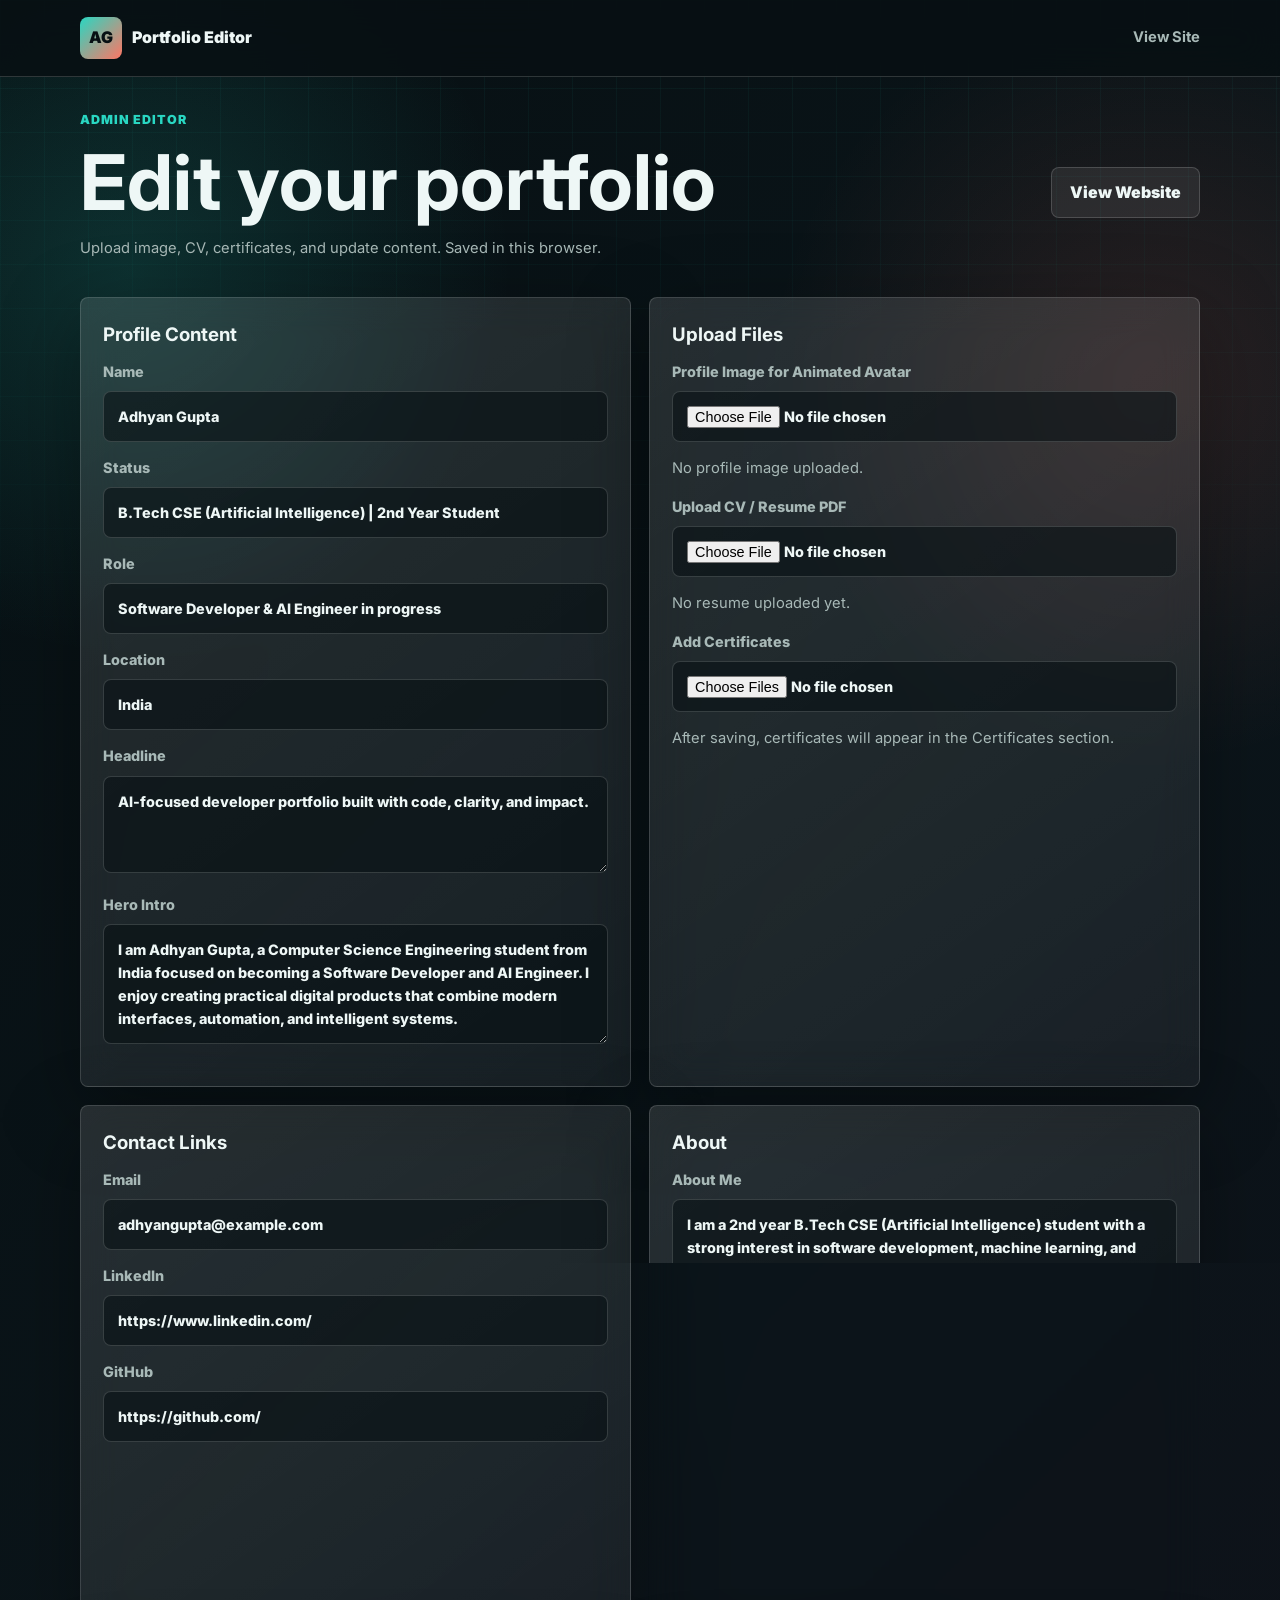
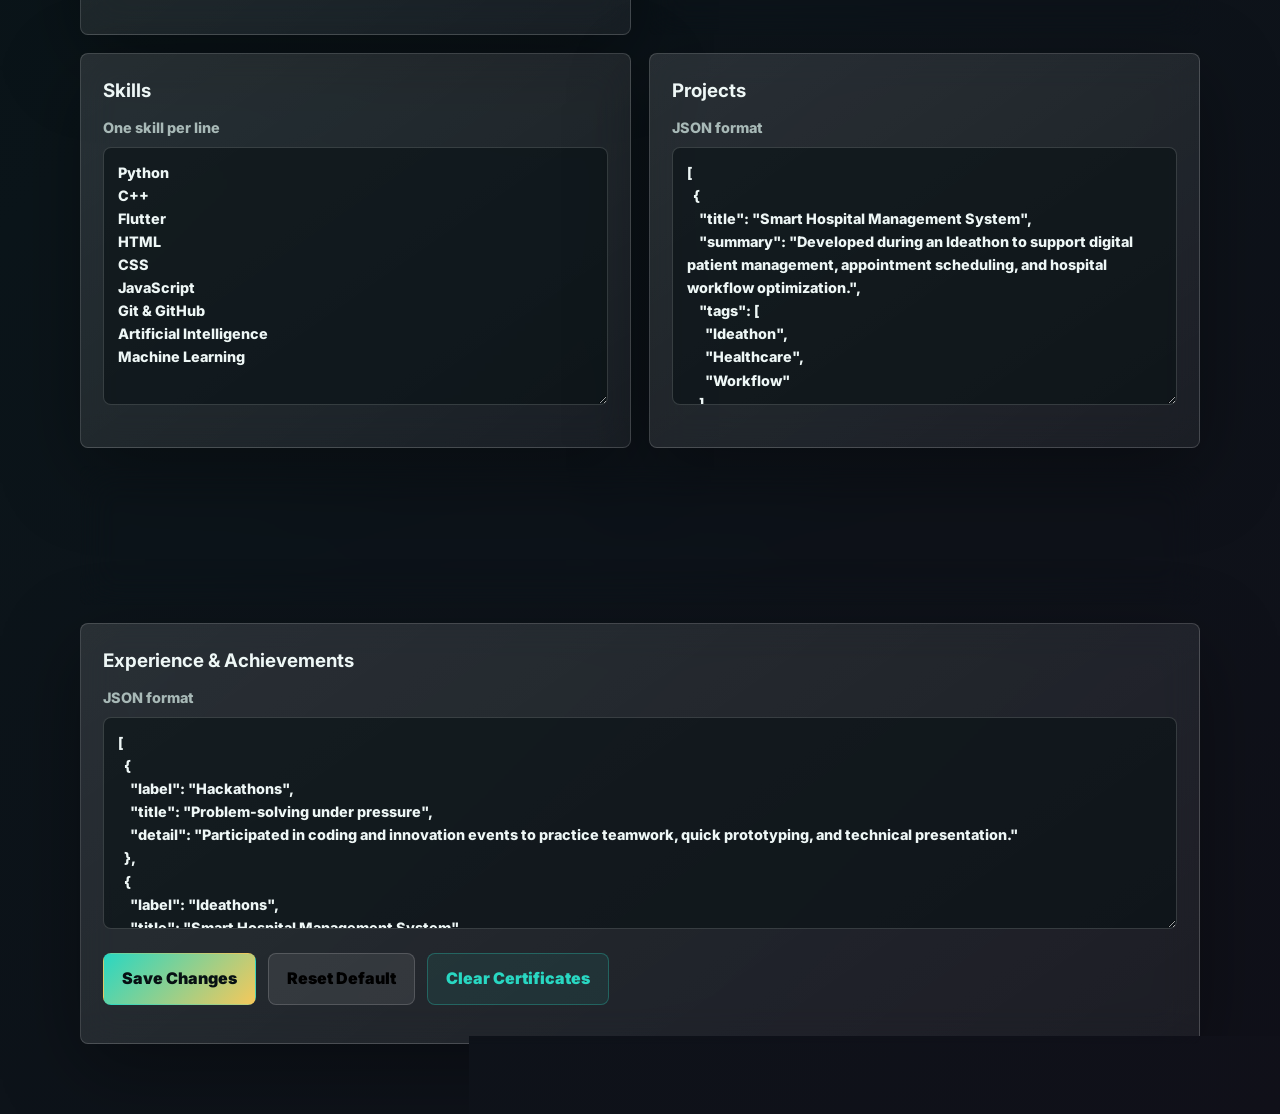
<file: admin.html>
<!DOCTYPE html>
<html lang="en">
  <head>
    <meta charset="UTF-8" />
    <meta name="viewport" content="width=device-width, initial-scale=1.0" />
    <title>Edit Portfolio | Adhyan Gupta</title>
    <link rel="preconnect" href="https://fonts.googleapis.com" />
    <link rel="preconnect" href="https://fonts.gstatic.com" crossorigin />
    <link href="https://fonts.googleapis.com/css2?family=Inter:wght@400;500;600;700;800;900&display=swap" rel="stylesheet" />
    <link rel="stylesheet" href="style.css" />
  </head>
  <body class="admin-page">
    <header class="site-header scrolled">
      <nav class="navbar">
        <a class="brand" href="index.html"><span>AG</span> Portfolio Editor</a>
        <div class="nav-links always-open"><a href="index.html">View Site</a></div>
      </nav>
    </header>

    <main class="admin-shell">
      <div class="admin-header">
        <div>
          <p class="eyebrow">Admin Editor</p>
          <h1>Edit your portfolio</h1>
          <p class="hint">Upload image, CV, certificates, and update content. Saved in this browser.</p>
        </div>
        <a class="btn secondary" href="index.html">View Website</a>
      </div>

      <form id="adminForm" class="admin-grid">
        <section class="admin-card glass-card">
          <h3>Profile Content</h3>
          <label>Name<input name="name" /></label>
          <label>Status<input name="status" /></label>
          <label>Role<input name="role" /></label>
          <label>Location<input name="location" /></label>
          <label>Headline<textarea name="headline" rows="3"></textarea></label>
          <label>Hero Intro<textarea name="intro" rows="4"></textarea></label>
        </section>

        <section class="admin-card glass-card">
          <h3>Upload Files</h3>
          <label>Profile Image for Animated Avatar<input type="file" id="profileUpload" accept="image/*" /></label>
          <div class="admin-preview" id="profilePreview"></div>
          <label>Upload CV / Resume PDF<input type="file" id="resumeUpload" accept="application/pdf" /></label>
          <p class="hint" id="resumeFileName">No resume uploaded yet.</p>
          <label>Add Certificates<input type="file" id="certificateUpload" accept="image/*,application/pdf" multiple /></label>
          <p class="hint">After saving, certificates will appear in the Certificates section.</p>
        </section>

        <section class="admin-card glass-card">
          <h3>Contact Links</h3>
          <label>Email<input name="email" /></label>
          <label>LinkedIn<input name="linkedin" /></label>
          <label>GitHub<input name="github" /></label>
        </section>

        <section class="admin-card glass-card">
          <h3>About</h3>
          <label>About Me<textarea name="about" rows="3"></textarea></label>
          <label>Education<textarea name="education" rows="3"></textarea></label>
          <label>Career Objective<textarea name="objective" rows="3"></textarea></label>
        </section>

        <section class="admin-card glass-card">
          <h3>Skills</h3>
          <label>One skill per line<textarea name="skills" rows="10"></textarea></label>
        </section>

        <section class="admin-card glass-card">
          <h3>Projects</h3>
          <label>JSON format<textarea name="projects" rows="10"></textarea></label>
        </section>

        <section class="admin-card glass-card full">
          <h3>Certificates Added</h3>
          <div class="cert-admin-list" id="certAdminList"></div>
        </section>

        <section class="admin-card glass-card full">
          <h3>Experience & Achievements</h3>
          <label>JSON format<textarea name="experience" rows="8"></textarea></label>
          <div class="admin-actions">
            <button class="btn primary" type="submit">Save Changes</button>
            <button class="btn secondary" type="button" id="resetBtn">Reset Default</button>
            <button class="btn ghost" type="button" id="clearCertsBtn">Clear Certificates</button>
          </div>
          <p class="status-ok" id="adminStatus"></p>
        </section>
      </form>
    </main>

    <script src="admin.js"></script>
  </body>
</html>
</file>
<file: style.css>
:root {
  --bg: #071013;
  --panel: rgba(255, 255, 255, 0.085);
  --panel-strong: rgba(255, 255, 255, 0.14);
  --border: rgba(255, 255, 255, 0.16);
  --text: #eef7f6;
  --muted: #a8b9b7;
  --teal: #29d7c2;
  --coral: #ff7664;
  --gold: #f5c85b;
  --shadow: 0 24px 80px rgba(0, 0, 0, 0.34);
  --radius: 8px;
  --container: 1120px;
}

* { box-sizing: border-box; }
html { scroll-behavior: smooth; }
body {
  margin: 0;
  min-height: 100vh;
  background:
    radial-gradient(circle at 10% 10%, rgba(41, 215, 194, 0.16), transparent 24rem),
    radial-gradient(circle at 90% 14%, rgba(255, 118, 100, 0.13), transparent 24rem),
    linear-gradient(135deg, #071013, #0b151a 46%, #101019);
  color: var(--text);
  font-family: Inter, system-ui, sans-serif;
  line-height: 1.6;
}
body::before {
  content: "";
  position: fixed;
  inset: 0;
  z-index: -1;
  background-image: linear-gradient(rgba(41,215,194,.055) 1px, transparent 1px), linear-gradient(90deg, rgba(41,215,194,.055) 1px, transparent 1px);
  background-size: 44px 44px;
  mask-image: linear-gradient(to bottom, #000, transparent 82%);
}
a { color: inherit; text-decoration: none; }
button, input, textarea { font: inherit; }

.site-header { position: fixed; inset: 0 0 auto; z-index: 20; border-bottom: 1px solid transparent; transition: .25s ease; }
.site-header.scrolled { background: rgba(7,16,19,.86); border-color: var(--border); backdrop-filter: blur(18px); }
.navbar { width: min(calc(100% - 32px), var(--container)); height: 76px; margin: auto; display: flex; align-items: center; justify-content: space-between; gap: 20px; }
.brand { display: flex; align-items: center; gap: 10px; font-weight: 900; }
.brand span { width: 42px; height: 42px; display: grid; place-items: center; border-radius: var(--radius); background: linear-gradient(135deg, var(--teal), var(--coral)); color: #071013; }
.nav-links { display: flex; align-items: center; gap: 18px; color: var(--muted); font-weight: 700; font-size: .92rem; }
.nav-links a:hover { color: var(--teal); }
.menu-toggle { display: none; width: 42px; height: 42px; border: 1px solid var(--border); border-radius: var(--radius); background: var(--panel); }
.menu-toggle i { display: block; width: 18px; height: 2px; margin: 4px auto; background: var(--text); }

.section { width: min(calc(100% - 32px), var(--container)); margin: auto; padding: 106px 0; }
.hero { min-height: 100vh; display: grid; align-items: center; padding-top: 118px; }
.hero-grid { display: grid; grid-template-columns: 1.08fr .92fr; align-items: center; gap: 56px; }
.eyebrow { margin: 0 0 14px; color: var(--teal); font-size: .78rem; font-weight: 900; letter-spacing: .08em; text-transform: uppercase; }
h1, h2, h3, p { overflow-wrap: anywhere; }
h1 { margin: 0; font-size: clamp(2.4rem, 6vw, 5.15rem); line-height: 1.02; }
h2 { margin: 0; font-size: clamp(1.8rem, 3.4vw, 3rem); line-height: 1.12; }
h3 { margin: 0 0 10px; }
.hero-text, .info-card p, .project-card p, .timeline-card p, .resume-card p, .cert-card p { color: var(--muted); }
.hero-text { max-width: 680px; margin: 24px 0 0; font-size: 1.08rem; }
.hero-actions { display: flex; flex-wrap: wrap; gap: 14px; margin-top: 34px; }
.btn { min-height: 48px; display: inline-flex; align-items: center; justify-content: center; border: 1px solid transparent; border-radius: var(--radius); padding: 12px 18px; font-weight: 900; cursor: pointer; transition: transform .2s ease; }
.btn:hover { transform: translateY(-2px); }
.btn.primary { background: linear-gradient(135deg, var(--teal), var(--gold)); color: #071013; }
.btn.secondary { background: rgba(255,255,255,.08); border-color: var(--border); }
.btn.ghost { background: rgba(41,215,194,.08); border-color: rgba(41,215,194,.3); color: var(--teal); }
.quick-stats { display: grid; grid-template-columns: repeat(3, 1fr); gap: 12px; margin-top: 36px; }
.quick-stats div { border-left: 2px solid var(--teal); padding-left: 14px; }
.quick-stats strong, .quick-stats span { display: block; }
.quick-stats span { color: var(--muted); font-size: .86rem; }

.glass-card { border: 1px solid var(--border); border-radius: var(--radius); background: linear-gradient(145deg, rgba(255,255,255,.12), rgba(255,255,255,.055)); box-shadow: var(--shadow); backdrop-filter: blur(18px); }
.hero-visual { position: relative; min-height: 520px; display: grid; place-items: center; }
.profile-card { width: min(100%, 390px); padding: 22px; position: relative; overflow: hidden; }
.profile-card::before { content: ""; position: absolute; inset: 0; background: linear-gradient(90deg, transparent, rgba(41,215,194,.1), transparent); transform: translateX(-100%); animation: scan 5s linear infinite; }
.tech-terminal { position: relative; z-index: 1; display: flex; align-items: center; gap: 7px; margin-bottom: 14px; padding: 11px 12px; border: 1px solid rgba(255,255,255,.12); border-radius: var(--radius); background: rgba(0,0,0,.24); }
.tech-terminal span { width: 9px; height: 9px; border-radius: 50%; background: var(--coral); }
.tech-terminal span:nth-child(2) { background: var(--gold); }
.tech-terminal span:nth-child(3) { background: var(--teal); margin-right: 8px; }
.tech-terminal code { color: #d9fff9; }
.profile-image { position: relative; z-index: 1; aspect-ratio: 1; display: grid; place-items: center; overflow: hidden; border: 1px solid var(--border); border-radius: var(--radius); background: linear-gradient(135deg, rgba(41,215,194,.38), rgba(139,124,246,.2)); }
.profile-image img { position: absolute; inset: 0; width: 100%; height: 100%; object-fit: cover; z-index: 1; }
.profile-image img.is-hidden { display: none; }
.avatar-fallback { width: 132px; height: 132px; display: grid; place-items: center; border-radius: 50%; background: rgba(7,16,19,.78); border: 1px solid var(--border); font-size: 2.4rem; font-weight: 900; z-index: 2; }
.voice-ring { position: absolute; inset: 20px; z-index: 3; border: 2px solid rgba(41,215,194,.62); border-radius: var(--radius); opacity: 0; }
.mouth { position: absolute; left: 50%; bottom: 27%; z-index: 4; width: 54px; height: 10px; border-radius: 0 0 999px 999px; background: rgba(7,16,19,.82); transform: translateX(-50%); opacity: .9; }
.talking-avatar.is-speaking .voice-ring { animation: voice 1.1s ease-in-out infinite; }
.talking-avatar.is-speaking .mouth { animation: mouth .34s ease-in-out infinite; }
.profile-content { position: relative; z-index: 1; padding-top: 20px; }
.status-pill { display: inline-flex; margin: 0 0 14px; padding: 7px 10px; border: 1px solid rgba(41,215,194,.36); border-radius: 999px; color: var(--teal); background: rgba(41,215,194,.08); font-size: .78rem; font-weight: 900; }
.speech-bubble { margin-top: 16px; padding: 12px 13px; border: 1px solid rgba(41,215,194,.24); border-radius: var(--radius); background: rgba(7,16,19,.52); color: #d9fff9; font-size: .9rem; }

.section-heading { max-width: 720px; margin-bottom: 34px; }
.about-grid, .projects-grid, .contact-grid, .cert-grid { display: grid; gap: 18px; }
.about-grid { grid-template-columns: repeat(3, 1fr); }
.projects-grid, .cert-grid { grid-template-columns: repeat(2, 1fr); }
.contact-grid { grid-template-columns: .82fr 1.18fr; }
.info-card, .project-card, .timeline-card, .contact-form, .contact-item, .cert-card { padding: 24px; transition: .2s ease; }
.info-card:hover, .project-card:hover, .timeline-card:hover, .contact-item:hover, .skill-chip:hover, .cert-card:hover { transform: translateY(-4px); border-color: rgba(41,215,194,.48); background: var(--panel-strong); }
.skills-grid { display: grid; grid-template-columns: repeat(4, 1fr); gap: 14px; }
.skill-chip { min-height: 76px; display: flex; align-items: center; gap: 12px; padding: 16px; border: 1px solid var(--border); border-radius: var(--radius); background: rgba(255,255,255,.065); transition: .2s ease; }
.skill-icon { width: 38px; height: 38px; display: grid; place-items: center; border-radius: var(--radius); background: rgba(41,215,194,.14); color: var(--teal); font-weight: 900; }
.project-tags { display: flex; flex-wrap: wrap; gap: 8px; margin-top: 18px; }
.project-tags span { border: 1px solid var(--border); border-radius: 999px; padding: 6px 9px; color: var(--muted); font-size: .78rem; font-weight: 800; }
.cert-card img { width: 100%; aspect-ratio: 16 / 10; object-fit: cover; border-radius: var(--radius); border: 1px solid var(--border); margin-bottom: 14px; }
.cert-file { width: 100%; aspect-ratio: 16 / 10; display: grid; place-items: center; border: 1px dashed var(--border); border-radius: var(--radius); margin-bottom: 14px; color: var(--teal); font-weight: 900; background: rgba(7,16,19,.42); }
.empty-state { grid-column: 1 / -1; color: var(--muted); border: 1px dashed var(--border); border-radius: var(--radius); padding: 24px; }
.timeline { display: grid; gap: 14px; }
.timeline-card { display: grid; grid-template-columns: 160px 1fr; gap: 24px; }
.timeline-card span { color: var(--teal); font-weight: 900; }
.resume-card { display: grid; grid-template-columns: 1fr 310px; gap: 32px; align-items: center; padding: 30px; }
.resume-preview { min-height: 250px; display: flex; flex-direction: column; justify-content: center; gap: 12px; padding: 24px; border: 1px dashed rgba(255,255,255,.26); border-radius: var(--radius); background: rgba(7,16,19,.42); }
.resume-preview span { width: 58px; height: 58px; display: grid; place-items: center; border-radius: var(--radius); background: var(--coral); color: #170908; font-weight: 900; }
.contact-info { display: grid; gap: 14px; }
.contact-item span, label { display: block; color: var(--muted); font-size: .9rem; font-weight: 800; }
.contact-item strong { display: block; margin-top: 6px; }
.contact-form { display: grid; gap: 16px; }
input, textarea { width: 100%; margin-top: 8px; border: 1px solid var(--border); border-radius: var(--radius); padding: 13px 14px; background: rgba(7,16,19,.58); color: var(--text); outline: none; }
input:focus, textarea:focus { border-color: var(--teal); box-shadow: 0 0 0 4px rgba(41,215,194,.1); }
textarea { resize: vertical; }
.form-status { min-height: 24px; margin: 0; color: var(--teal); font-weight: 800; }
.footer { width: min(calc(100% - 32px), var(--container)); margin: auto; padding: 34px 0; display: flex; justify-content: space-between; gap: 18px; color: var(--muted); border-top: 1px solid var(--border); }
.footer a { color: var(--teal); font-weight: 900; }
.reveal { opacity: 0; transform: translateY(26px); transition: opacity .7s ease, transform .7s ease; }
.reveal.visible { opacity: 1; transform: translateY(0); }

.admin-page { padding-top: 110px; }
.admin-shell { width: min(calc(100% - 32px), var(--container)); margin: auto; padding-bottom: 70px; }
.admin-header { display: flex; justify-content: space-between; align-items: center; gap: 18px; margin-bottom: 22px; }
.admin-grid { display: grid; grid-template-columns: repeat(2, 1fr); gap: 18px; }
.admin-card { padding: 22px; }
.admin-card.full { grid-column: 1 / -1; }
.admin-card label { margin-bottom: 14px; }
.admin-actions { display: flex; flex-wrap: wrap; gap: 12px; margin-top: 18px; }
.hint { color: var(--muted); font-size: .92rem; }
.status-ok { color: var(--teal); font-weight: 900; }
.admin-preview img { width: 132px; height: 132px; object-fit: cover; border-radius: var(--radius); border: 1px solid var(--border); margin: 8px 0 16px; }
.cert-admin-list { display: grid; grid-template-columns: repeat(4, 1fr); gap: 12px; }
.cert-admin-item { border: 1px solid var(--border); border-radius: var(--radius); padding: 12px; background: rgba(7,16,19,.35); }
.cert-admin-item img { width: 100%; aspect-ratio: 1; object-fit: cover; border-radius: var(--radius); }
.cert-admin-item p { margin: 8px 0 0; color: var(--muted); font-size: .82rem; }

@keyframes scan { to { transform: translateX(100%); } }
@keyframes voice { 0%,100% { opacity: .2; transform: scale(.96); } 55% { opacity: .8; transform: scale(1.02); } }
@keyframes mouth { 0%,100% { height: 8px; } 50% { height: 24px; } }

@media (max-width: 920px) {
  .menu-toggle { display: block; }
  .nav-links:not(.always-open) { position: fixed; top: 76px; left: 16px; right: 16px; display: grid; gap: 6px; padding: 14px; border: 1px solid var(--border); border-radius: var(--radius); background: rgba(7,16,19,.96); opacity: 0; pointer-events: none; transform: translateY(-10px); transition: .2s ease; }
  .nav-links.is-open { opacity: 1; pointer-events: auto; transform: translateY(0); }
  .nav-links a { padding: 11px; }
  .hero-grid, .about-grid, .projects-grid, .contact-grid, .cert-grid, .resume-card, .admin-grid { grid-template-columns: 1fr; }
  .hero-visual { min-height: auto; }
  .skills-grid { grid-template-columns: repeat(2, 1fr); }
  .timeline-card { grid-template-columns: 1fr; gap: 8px; }
  .cert-admin-list { grid-template-columns: repeat(2, 1fr); }
}
@media (max-width: 560px) {
  .section { padding: 82px 0; }
  .hero { padding-top: 112px; }
  .quick-stats, .skills-grid, .cert-admin-list { grid-template-columns: 1fr; }
  .hero-actions .btn, .contact-form .btn, .resume-preview .btn { width: 100%; }
  .footer, .admin-header { flex-direction: column; align-items: flex-start; }
}
</file>
